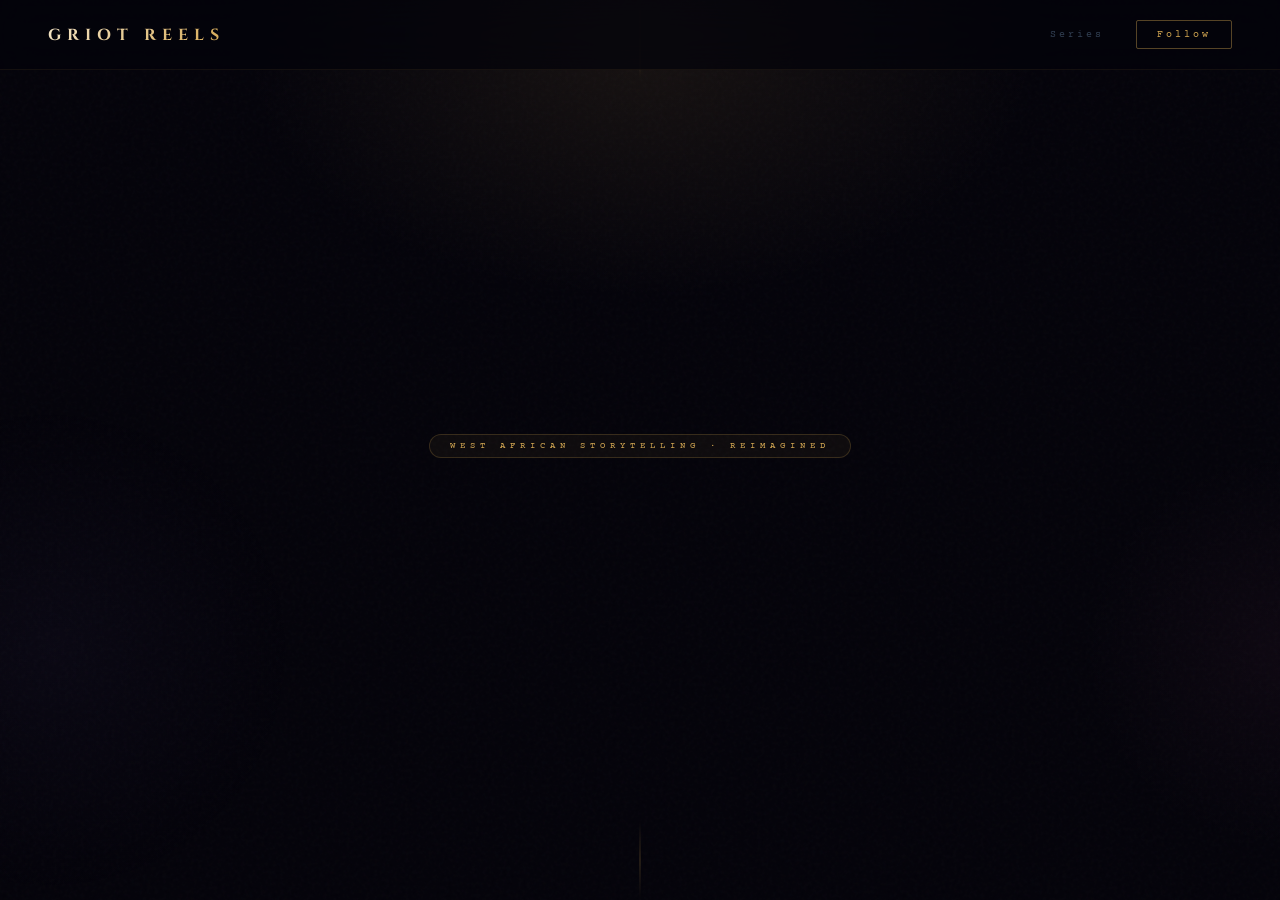
<file: index (2).html>
<!DOCTYPE html>
<html lang="en">
<head>
<meta charset="UTF-8"/>
<meta name="viewport" content="width=device-width, initial-scale=1.0"/>
<title>Griot Reels — Stories That Inspire. Legacies That Live.</title>
<link href="https://fonts.googleapis.com/css2?family=Cinzel+Decorative:wght@400;700;900&family=Cinzel:wght@400;600;700&family=Cormorant+Garamond:ital,wght@0,300;0,400;0,600;1,300;1,400&family=Courier+Prime:wght@400;700&display=swap" rel="stylesheet"/>
<style>
:root {
  --gold: #d4a853;
  --gold-light: #f5e6c8;
  --gold-dark: #a07830;
  --black: #04030a;
  --surface: #0a0812;
  --muted: #64748b;
  --dim: #334155;
}
*{margin:0;padding:0;box-sizing:border-box;}
html{scroll-behavior:smooth;}
body{
  background:var(--black);
  color:#e2e8f0;
  font-family:'Cormorant Garamond',serif;
  min-height:100vh;
  overflow-x:hidden;
  cursor:default;
}

/* GRAIN OVERLAY */
body::before{
  content:'';
  position:fixed;inset:0;
  background-image:url("data:image/svg+xml,%3Csvg viewBox='0 0 256 256' xmlns='http://www.w3.org/2000/svg'%3E%3Cfilter id='noise'%3E%3CfeTurbulence type='fractalNoise' baseFrequency='0.9' numOctaves='4' stitchTiles='stitch'/%3E%3C/filter%3E%3Crect width='100%25' height='100%25' filter='url(%23noise)' opacity='0.04'/%3E%3C/svg%3E");
  pointer-events:none;z-index:0;opacity:0.6;
}

/* AMBIENT GLOWS */
.glow-top{position:fixed;top:-200px;left:50%;transform:translateX(-50%);width:800px;height:500px;border-radius:50%;background:radial-gradient(ellipse,rgba(212,168,83,0.09) 0%,transparent 70%);pointer-events:none;z-index:0;}
.glow-left{position:fixed;bottom:0;left:-200px;width:500px;height:500px;border-radius:50%;background:radial-gradient(ellipse,rgba(167,139,250,0.04) 0%,transparent 70%);pointer-events:none;z-index:0;}
.glow-right{position:fixed;top:50%;right:-200px;width:400px;height:400px;border-radius:50%;background:radial-gradient(ellipse,rgba(244,114,182,0.04) 0%,transparent 70%);pointer-events:none;z-index:0;}

/* NAV */
nav{
  position:fixed;top:0;left:0;right:0;z-index:100;
  display:flex;justify-content:space-between;align-items:center;
  padding:20px 48px;
  background:rgba(4,3,10,0.7);
  backdrop-filter:blur(20px);
  border-bottom:1px solid rgba(212,168,83,0.08);
}
.nav-logo{
  font-family:'Cinzel',serif;
  font-size:16px;font-weight:700;letter-spacing:6px;
  background:linear-gradient(135deg,var(--gold-light),var(--gold));
  -webkit-background-clip:text;-webkit-text-fill-color:transparent;
  text-decoration:none;
}
.nav-links{display:flex;gap:32px;align-items:center;}
.nav-links a{
  color:var(--dim);font-size:10px;letter-spacing:3px;
  font-family:'Courier Prime',monospace;text-decoration:none;
  transition:color 0.3s;
}
.nav-links a:hover{color:var(--gold);}
.nav-cta{
  padding:8px 20px;
  border:1px solid rgba(212,168,83,0.4);
  color:var(--gold)!important;
  border-radius:2px;
  transition:all 0.3s!important;
}
.nav-cta:hover{background:rgba(212,168,83,0.1)!important;border-color:var(--gold)!important;}

/* HERO */
.hero{
  position:relative;z-index:1;
  min-height:100vh;
  display:flex;flex-direction:column;
  align-items:center;justify-content:center;
  padding:120px 24px 80px;
  text-align:center;
  overflow:hidden;
}

/* horizontal line accents */
.hero::before,.hero::after{
  content:'';position:absolute;left:50%;transform:translateX(-50%);
  width:1px;background:linear-gradient(to bottom,transparent,rgba(212,168,83,0.3),transparent);
}
.hero::before{top:0;height:80px;}
.hero::after{bottom:0;height:80px;}

.hero-badge{
  display:inline-block;
  padding:6px 20px;
  border:1px solid rgba(212,168,83,0.2);
  border-radius:20px;
  font-size:9px;letter-spacing:5px;
  color:var(--gold);
  font-family:'Courier Prime',monospace;
  background:rgba(212,168,83,0.05);
  margin-bottom:48px;
  animation:fadeUp 0.8s ease both;
}

/* LOGO IMAGE */
.logo-img{
  width:min(320px,70vw);
  height:min(320px,70vw);
  border-radius:50%;
  object-fit:cover;
  margin-bottom:48px;
  animation:fadeUp 0.9s ease 0.1s both;
  filter:drop-shadow(0 0 60px rgba(212,168,83,0.25)) drop-shadow(0 0 120px rgba(212,168,83,0.1));
  transition:filter 0.5s;
}
.logo-img:hover{filter:drop-shadow(0 0 80px rgba(212,168,83,0.4)) drop-shadow(0 0 160px rgba(212,168,83,0.15));}

.hero-tagline{
  font-size:11px;letter-spacing:6px;color:var(--muted);
  font-family:'Courier Prime',monospace;
  margin-bottom:24px;
  animation:fadeUp 1s ease 0.2s both;
}

.hero-sub{
  font-size:clamp(16px,3vw,22px);
  font-style:italic;
  color:rgba(245,230,200,0.6);
  font-weight:300;
  max-width:580px;
  line-height:1.9;
  margin-bottom:56px;
  animation:fadeUp 1s ease 0.35s both;
}

/* Decorative divider */
.divider-deco{
  display:flex;align-items:center;gap:16px;
  margin-bottom:56px;
  animation:fadeUp 1s ease 0.3s both;
}
.divider-deco span{
  display:block;height:1px;width:80px;
  background:linear-gradient(to right,transparent,rgba(212,168,83,0.4));
}
.divider-deco span:last-child{
  background:linear-gradient(to left,transparent,rgba(212,168,83,0.4));
}
.divider-deco i{
  font-size:14px;color:var(--gold);font-style:normal;
  opacity:0.7;
}

.hero-btns{
  display:flex;gap:16px;justify-content:center;flex-wrap:wrap;
  animation:fadeUp 1s ease 0.45s both;
}
.btn-primary{
  padding:16px 36px;
  background:linear-gradient(135deg,var(--gold) 0%,var(--gold-dark) 100%);
  color:var(--black);text-decoration:none;
  font-family:'Cinzel',serif;font-size:10px;letter-spacing:3px;font-weight:700;
  border-radius:2px;
  transition:all 0.3s;
  box-shadow:0 4px 24px rgba(212,168,83,0.2);
}
.btn-primary:hover{transform:translateY(-2px);box-shadow:0 8px 32px rgba(212,168,83,0.35);}
.btn-ghost{
  padding:16px 36px;
  border:1px solid rgba(212,168,83,0.3);
  color:var(--gold);text-decoration:none;
  font-family:'Cinzel',serif;font-size:10px;letter-spacing:3px;font-weight:600;
  border-radius:2px;
  transition:all 0.3s;
}
.btn-ghost:hover{background:rgba(212,168,83,0.08);border-color:var(--gold);transform:translateY(-2px);}

/* SCROLL INDICATOR */
.scroll-hint{
  position:absolute;bottom:40px;left:50%;transform:translateX(-50%);
  display:flex;flex-direction:column;align-items:center;gap:8px;
  animation:fadeUp 1s ease 0.6s both;
}
.scroll-hint span{font-size:9px;letter-spacing:3px;color:var(--dim);font-family:'Courier Prime',monospace;}
.scroll-line{width:1px;height:40px;background:linear-gradient(to bottom,rgba(212,168,83,0.4),transparent);animation:scrollPulse 2s ease infinite;}

/* SERIES SECTION */
.series-section{
  position:relative;z-index:1;
  padding:120px 24px;
  max-width:1100px;margin:0 auto;
}
.section-header{
  text-align:center;margin-bottom:80px;
}
.section-eyebrow{
  font-size:9px;letter-spacing:5px;color:var(--gold);
  font-family:'Courier Prime',monospace;
  margin-bottom:16px;display:block;
}
.section-title{
  font-family:'Cinzel Decorative',serif;
  font-size:clamp(22px,4vw,36px);
  color:var(--gold-light);
  letter-spacing:4px;font-weight:400;
  margin-bottom:16px;
}
.section-sub{
  font-size:16px;color:var(--muted);
  font-style:italic;font-weight:300;
  max-width:500px;margin:0 auto;line-height:1.8;
}

.series-grid{
  display:grid;
  grid-template-columns:repeat(auto-fit,minmax(300px,1fr));
  gap:2px;
}
.series-card{
  position:relative;overflow:hidden;
  padding:48px 36px;
  background:var(--surface);
  border:1px solid rgba(255,255,255,0.04);
  transition:all 0.4s;
  cursor:default;
}
.series-card::before{
  content:'';position:absolute;inset:0;
  background:linear-gradient(135deg,transparent 60%,rgba(212,168,83,0.04) 100%);
  opacity:0;transition:opacity 0.4s;
}
.series-card:hover::before{opacity:1;}
.series-card:hover{border-color:rgba(212,168,83,0.15);transform:translateY(-4px);}

.card-num{
  font-size:64px;font-weight:700;
  font-family:'Cinzel',serif;
  opacity:0.04;
  position:absolute;top:16px;right:24px;
  color:var(--gold);
  line-height:1;
}
.card-emoji{font-size:32px;margin-bottom:20px;display:block;}
.card-series-label{
  font-size:9px;letter-spacing:3px;
  font-family:'Courier Prime',monospace;
  margin-bottom:8px;display:block;opacity:0.6;
}
.card-title{
  font-family:'Cinzel',serif;
  font-size:18px;letter-spacing:3px;
  margin-bottom:16px;font-weight:700;
}
.card-ep-count{
  font-size:10px;letter-spacing:2px;
  font-family:'Courier Prime',monospace;
  color:var(--dim);margin-bottom:20px;display:block;
}
.card-desc{
  font-size:15px;color:var(--muted);
  line-height:1.8;font-style:italic;font-weight:300;
  margin-bottom:24px;
}
.card-hook{
  font-size:13px;
  color:rgba(245,230,200,0.5);
  font-style:italic;line-height:1.7;
  padding-top:20px;
  border-top:1px solid rgba(255,255,255,0.05);
}

/* STATS SECTION */
.stats-section{
  position:relative;z-index:1;
  border-top:1px solid rgba(212,168,83,0.08);
  border-bottom:1px solid rgba(212,168,83,0.08);
  padding:80px 24px;
  background:linear-gradient(to right,transparent,rgba(212,168,83,0.02),transparent);
}
.stats-inner{
  max-width:900px;margin:0 auto;
  display:grid;grid-template-columns:repeat(auto-fit,minmax(180px,1fr));
  gap:48px;text-align:center;
}
.stat-num{
  font-family:'Cinzel',serif;
  font-size:clamp(32px,5vw,48px);
  color:var(--gold);font-weight:700;
  display:block;margin-bottom:8px;
}
.stat-label{
  font-size:10px;letter-spacing:3px;
  color:var(--muted);
  font-family:'Courier Prime',monospace;
}

/* CTA SECTION */
.cta-section{
  position:relative;z-index:1;
  padding:120px 24px;
  text-align:center;
  max-width:700px;margin:0 auto;
}
.cta-title{
  font-family:'Cinzel Decorative',serif;
  font-size:clamp(20px,4vw,32px);
  color:var(--gold-light);
  letter-spacing:4px;font-weight:400;
  margin-bottom:24px;line-height:1.4;
}
.cta-desc{
  font-size:17px;color:var(--muted);
  font-style:italic;line-height:1.9;
  margin-bottom:48px;
}
.platforms{
  display:flex;justify-content:center;gap:16px;flex-wrap:wrap;
  margin-bottom:48px;
}
.platform-pill{
  padding:10px 24px;
  border:1px solid rgba(255,255,255,0.06);
  border-radius:20px;
  font-size:10px;letter-spacing:2px;
  color:var(--dim);
  font-family:'Courier Prime',monospace;
  text-decoration:none;
  transition:all 0.3s;
  background:rgba(255,255,255,0.02);
}
.platform-pill:hover{border-color:rgba(212,168,83,0.3);color:var(--gold);background:rgba(212,168,83,0.05);}

/* FOOTER */
footer{
  position:relative;z-index:1;
  border-top:1px solid rgba(255,255,255,0.05);
  padding:40px 48px;
  display:flex;justify-content:space-between;align-items:center;flex-wrap:wrap;gap:20px;
}
.footer-logo{
  font-family:'Cinzel',serif;font-size:14px;
  letter-spacing:5px;font-weight:700;
  background:linear-gradient(135deg,var(--gold-light),var(--gold));
  -webkit-background-clip:text;-webkit-text-fill-color:transparent;
  text-decoration:none;
}
.footer-links{display:flex;gap:24px;}
.footer-links a{
  color:var(--dim);font-size:10px;letter-spacing:2px;
  font-family:'Courier Prime',monospace;text-decoration:none;
  transition:color 0.3s;
}
.footer-links a:hover{color:var(--gold);}
.footer-copy{font-size:10px;color:rgba(255,255,255,0.08);font-family:'Courier Prime',monospace;letter-spacing:1px;}

/* ANIMATIONS */
@keyframes fadeUp{
  from{opacity:0;transform:translateY(24px);}
  to{opacity:1;transform:translateY(0);}
}
@keyframes scrollPulse{
  0%,100%{opacity:0.3;}
  50%{opacity:0.8;}
}
@keyframes shimmer{
  0%{background-position:200% center;}
  100%{background-position:-200% center;}
}

/* Responsive */
@media(max-width:640px){
  nav{padding:16px 24px;}
  .nav-links a:not(.nav-cta){display:none;}
  footer{flex-direction:column;align-items:flex-start;}
}
</style>
</head>
<body>

<div class="glow-top"></div>
<div class="glow-left"></div>
<div class="glow-right"></div>

<!-- NAV -->
<nav>
  <a href="/" class="nav-logo">GRIOT REELS</a>
  <div class="nav-links">
    <a href="#series">Series</a>
    <a href="https://tiktok.com/@GriotReels" class="nav-cta">Follow</a>
  </div>
</nav>

<!-- HERO -->
<section class="hero">
  <div class="hero-badge">WEST AFRICAN STORYTELLING · REIMAGINED</div>

  <img 
    src="[data-uri]
+cPQjqbDgSrysnN
</file>
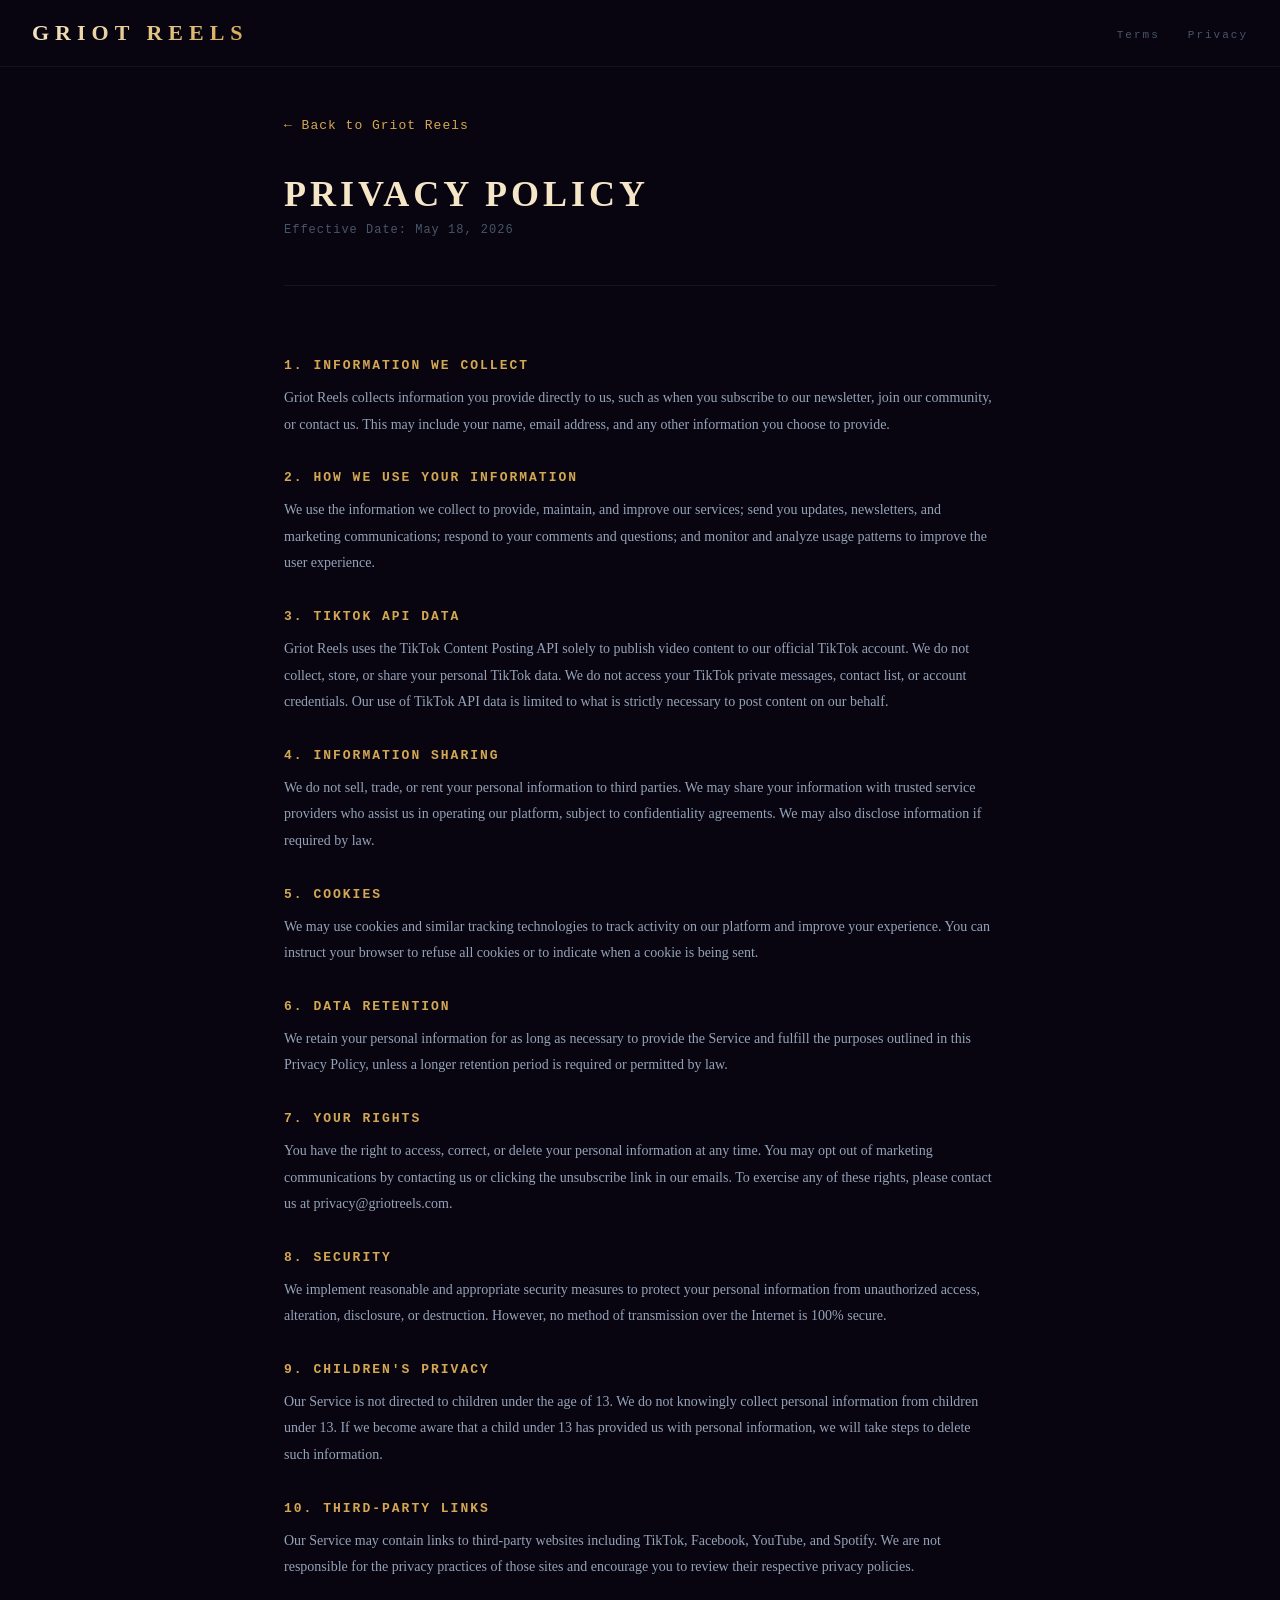
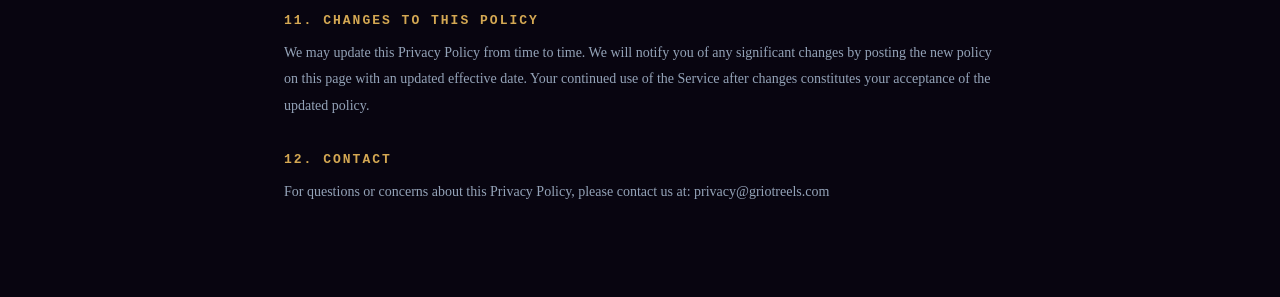
<file: privacy.html>
<!DOCTYPE html>
<html lang="en">
<head>
<meta charset="UTF-8"/>
<meta name="viewport" content="width=device-width, initial-scale=1.0"/>
<title>Privacy Policy — Griot Reels</title>
<style>
  *{margin:0;padding:0;box-sizing:border-box;}
  body{background:#080510;color:#e2e8f0;font-family:'Georgia',serif;min-height:100vh;}
  nav{display:flex;justify-content:space-between;align-items:center;padding:20px 32px;border-bottom:1px solid rgba(255,255,255,0.05);}
  .logo{font-size:22px;font-weight:900;letter-spacing:6px;background:linear-gradient(135deg,#f5e6c8,#d4a853);-webkit-background-clip:text;-webkit-text-fill-color:transparent;text-decoration:none;}
  .nav-links a{color:#475569;font-size:11px;letter-spacing:2px;font-family:'Courier New',monospace;text-decoration:none;margin-left:24px;}
  .nav-links a:hover{color:#d4a853;}
  .content{max-width:760px;margin:0 auto;padding:48px 24px 80px;}
  .back{display:inline-flex;align-items:center;gap:8px;color:#d4a853;font-size:13px;text-decoration:none;margin-bottom:40px;letter-spacing:1px;font-family:'Courier New',monospace;}
  h1{font-size:clamp(24px,5vw,36px);font-weight:900;letter-spacing:4px;color:#f5e6c8;margin-bottom:8px;}
  .date{font-size:12px;color:#475569;font-family:'Courier New',monospace;margin-bottom:48px;letter-spacing:1px;}
  .divider{border-top:1px solid rgba(255,255,255,0.06);padding-top:40px;}
  h2{font-size:13px;font-weight:700;color:#d4a853;letter-spacing:2px;font-family:'Courier New',monospace;margin-top:32px;margin-bottom:12px;}
  p{font-size:14px;color:#94a3b8;line-height:1.9;margin-bottom:12px;}
</style>
</head>
<body>
<nav>
  <a href="/" class="logo">GRIOT REELS</a>
  <div class="nav-links">
    <a href="/terms.html">Terms</a>
    <a href="/privacy.html">Privacy</a>
  </div>
</nav>
<div class="content">
  <a href="/" class="back">← Back to Griot Reels</a>
  <h1>PRIVACY POLICY</h1>
  <div class="date">Effective Date: May 18, 2026</div>
  <div class="divider">
    <h2>1. INFORMATION WE COLLECT</h2>
    <p>Griot Reels collects information you provide directly to us, such as when you subscribe to our newsletter, join our community, or contact us. This may include your name, email address, and any other information you choose to provide.</p>
    <h2>2. HOW WE USE YOUR INFORMATION</h2>
    <p>We use the information we collect to provide, maintain, and improve our services; send you updates, newsletters, and marketing communications; respond to your comments and questions; and monitor and analyze usage patterns to improve the user experience.</p>
    <h2>3. TIKTOK API DATA</h2>
    <p>Griot Reels uses the TikTok Content Posting API solely to publish video content to our official TikTok account. We do not collect, store, or share your personal TikTok data. We do not access your TikTok private messages, contact list, or account credentials. Our use of TikTok API data is limited to what is strictly necessary to post content on our behalf.</p>
    <h2>4. INFORMATION SHARING</h2>
    <p>We do not sell, trade, or rent your personal information to third parties. We may share your information with trusted service providers who assist us in operating our platform, subject to confidentiality agreements. We may also disclose information if required by law.</p>
    <h2>5. COOKIES</h2>
    <p>We may use cookies and similar tracking technologies to track activity on our platform and improve your experience. You can instruct your browser to refuse all cookies or to indicate when a cookie is being sent.</p>
    <h2>6. DATA RETENTION</h2>
    <p>We retain your personal information for as long as necessary to provide the Service and fulfill the purposes outlined in this Privacy Policy, unless a longer retention period is required or permitted by law.</p>
    <h2>7. YOUR RIGHTS</h2>
    <p>You have the right to access, correct, or delete your personal information at any time. You may opt out of marketing communications by contacting us or clicking the unsubscribe link in our emails. To exercise any of these rights, please contact us at privacy@griotreels.com.</p>
    <h2>8. SECURITY</h2>
    <p>We implement reasonable and appropriate security measures to protect your personal information from unauthorized access, alteration, disclosure, or destruction. However, no method of transmission over the Internet is 100% secure.</p>
    <h2>9. CHILDREN'S PRIVACY</h2>
    <p>Our Service is not directed to children under the age of 13. We do not knowingly collect personal information from children under 13. If we become aware that a child under 13 has provided us with personal information, we will take steps to delete such information.</p>
    <h2>10. THIRD-PARTY LINKS</h2>
    <p>Our Service may contain links to third-party websites including TikTok, Facebook, YouTube, and Spotify. We are not responsible for the privacy practices of those sites and encourage you to review their respective privacy policies.</p>
    <h2>11. CHANGES TO THIS POLICY</h2>
    <p>We may update this Privacy Policy from time to time. We will notify you of any significant changes by posting the new policy on this page with an updated effective date. Your continued use of the Service after changes constitutes your acceptance of the updated policy.</p>
    <h2>12. CONTACT</h2>
    <p>For questions or concerns about this Privacy Policy, please contact us at: privacy@griotreels.com</p>
  </div>
</div>
</body>
</html>
</file>
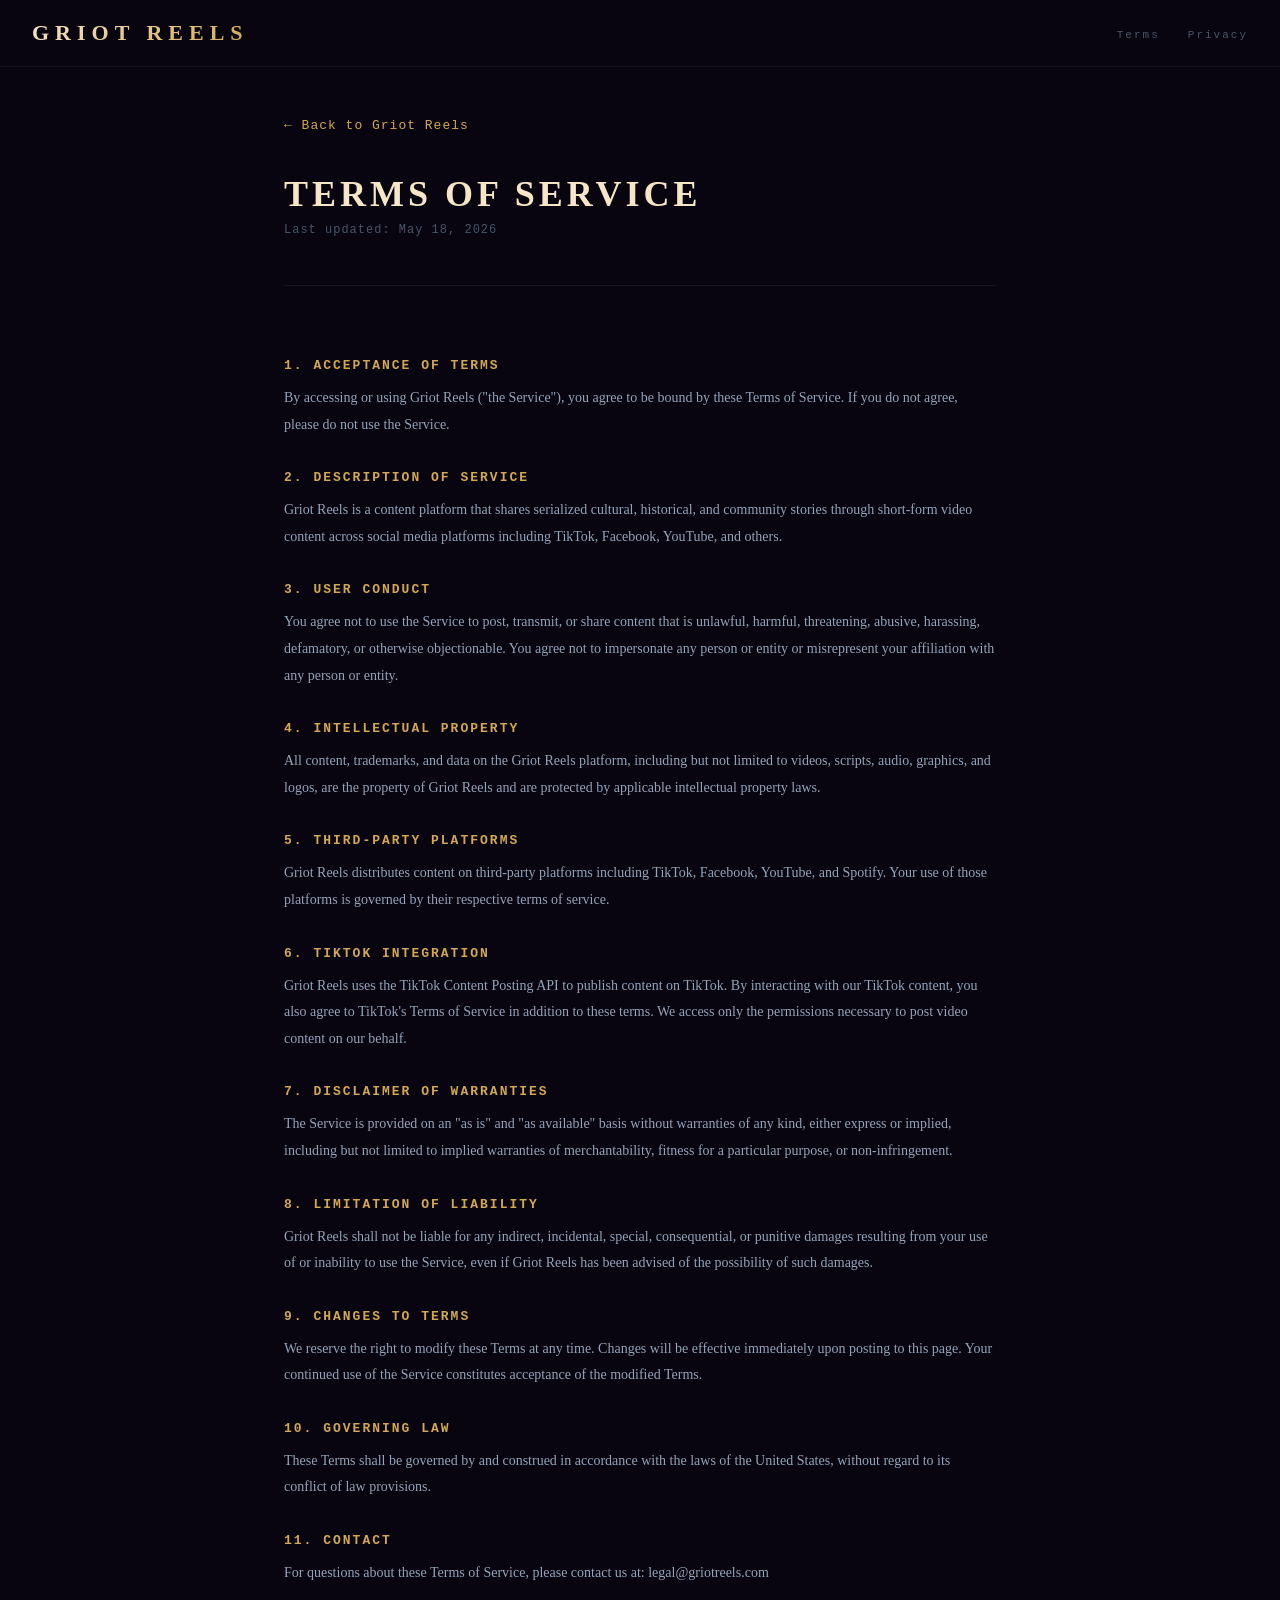
<file: terms.html>
<!DOCTYPE html>
<html lang="en">
<head>
<meta charset="UTF-8"/>
<meta name="viewport" content="width=device-width, initial-scale=1.0"/>
<title>Terms of Service — Griot Reels</title>
<style>
  *{margin:0;padding:0;box-sizing:border-box;}
  body{background:#080510;color:#e2e8f0;font-family:'Georgia',serif;min-height:100vh;}
  nav{display:flex;justify-content:space-between;align-items:center;padding:20px 32px;border-bottom:1px solid rgba(255,255,255,0.05);}
  .logo{font-size:22px;font-weight:900;letter-spacing:6px;background:linear-gradient(135deg,#f5e6c8,#d4a853);-webkit-background-clip:text;-webkit-text-fill-color:transparent;text-decoration:none;}
  .nav-links a{color:#475569;font-size:11px;letter-spacing:2px;font-family:'Courier New',monospace;text-decoration:none;margin-left:24px;}
  .nav-links a:hover{color:#d4a853;}
  .content{max-width:760px;margin:0 auto;padding:48px 24px 80px;}
  .back{display:inline-flex;align-items:center;gap:8px;color:#d4a853;font-size:13px;text-decoration:none;margin-bottom:40px;letter-spacing:1px;font-family:'Courier New',monospace;}
  h1{font-size:clamp(24px,5vw,36px);font-weight:900;letter-spacing:4px;color:#f5e6c8;margin-bottom:8px;}
  .date{font-size:12px;color:#475569;font-family:'Courier New',monospace;margin-bottom:48px;letter-spacing:1px;}
  .divider{border-top:1px solid rgba(255,255,255,0.06);padding-top:40px;}
  h2{font-size:13px;font-weight:700;color:#d4a853;letter-spacing:2px;font-family:'Courier New',monospace;margin-top:32px;margin-bottom:12px;}
  p{font-size:14px;color:#94a3b8;line-height:1.9;margin-bottom:12px;}
</style>
</head>
<body>
<nav>
  <a href="/" class="logo">GRIOT REELS</a>
  <div class="nav-links">
    <a href="/terms.html">Terms</a>
    <a href="/privacy.html">Privacy</a>
  </div>
</nav>
<div class="content">
  <a href="/" class="back">← Back to Griot Reels</a>
  <h1>TERMS OF SERVICE</h1>
  <div class="date">Last updated: May 18, 2026</div>
  <div class="divider">
    <h2>1. ACCEPTANCE OF TERMS</h2>
    <p>By accessing or using Griot Reels ("the Service"), you agree to be bound by these Terms of Service. If you do not agree, please do not use the Service.</p>
    <h2>2. DESCRIPTION OF SERVICE</h2>
    <p>Griot Reels is a content platform that shares serialized cultural, historical, and community stories through short-form video content across social media platforms including TikTok, Facebook, YouTube, and others.</p>
    <h2>3. USER CONDUCT</h2>
    <p>You agree not to use the Service to post, transmit, or share content that is unlawful, harmful, threatening, abusive, harassing, defamatory, or otherwise objectionable. You agree not to impersonate any person or entity or misrepresent your affiliation with any person or entity.</p>
    <h2>4. INTELLECTUAL PROPERTY</h2>
    <p>All content, trademarks, and data on the Griot Reels platform, including but not limited to videos, scripts, audio, graphics, and logos, are the property of Griot Reels and are protected by applicable intellectual property laws.</p>
    <h2>5. THIRD-PARTY PLATFORMS</h2>
    <p>Griot Reels distributes content on third-party platforms including TikTok, Facebook, YouTube, and Spotify. Your use of those platforms is governed by their respective terms of service.</p>
    <h2>6. TIKTOK INTEGRATION</h2>
    <p>Griot Reels uses the TikTok Content Posting API to publish content on TikTok. By interacting with our TikTok content, you also agree to TikTok's Terms of Service in addition to these terms. We access only the permissions necessary to post video content on our behalf.</p>
    <h2>7. DISCLAIMER OF WARRANTIES</h2>
    <p>The Service is provided on an "as is" and "as available" basis without warranties of any kind, either express or implied, including but not limited to implied warranties of merchantability, fitness for a particular purpose, or non-infringement.</p>
    <h2>8. LIMITATION OF LIABILITY</h2>
    <p>Griot Reels shall not be liable for any indirect, incidental, special, consequential, or punitive damages resulting from your use of or inability to use the Service, even if Griot Reels has been advised of the possibility of such damages.</p>
    <h2>9. CHANGES TO TERMS</h2>
    <p>We reserve the right to modify these Terms at any time. Changes will be effective immediately upon posting to this page. Your continued use of the Service constitutes acceptance of the modified Terms.</p>
    <h2>10. GOVERNING LAW</h2>
    <p>These Terms shall be governed by and construed in accordance with the laws of the United States, without regard to its conflict of law provisions.</p>
    <h2>11. CONTACT</h2>
    <p>For questions about these Terms of Service, please contact us at: legal@griotreels.com</p>
  </div>
</div>
</body>
</html>
</file>
